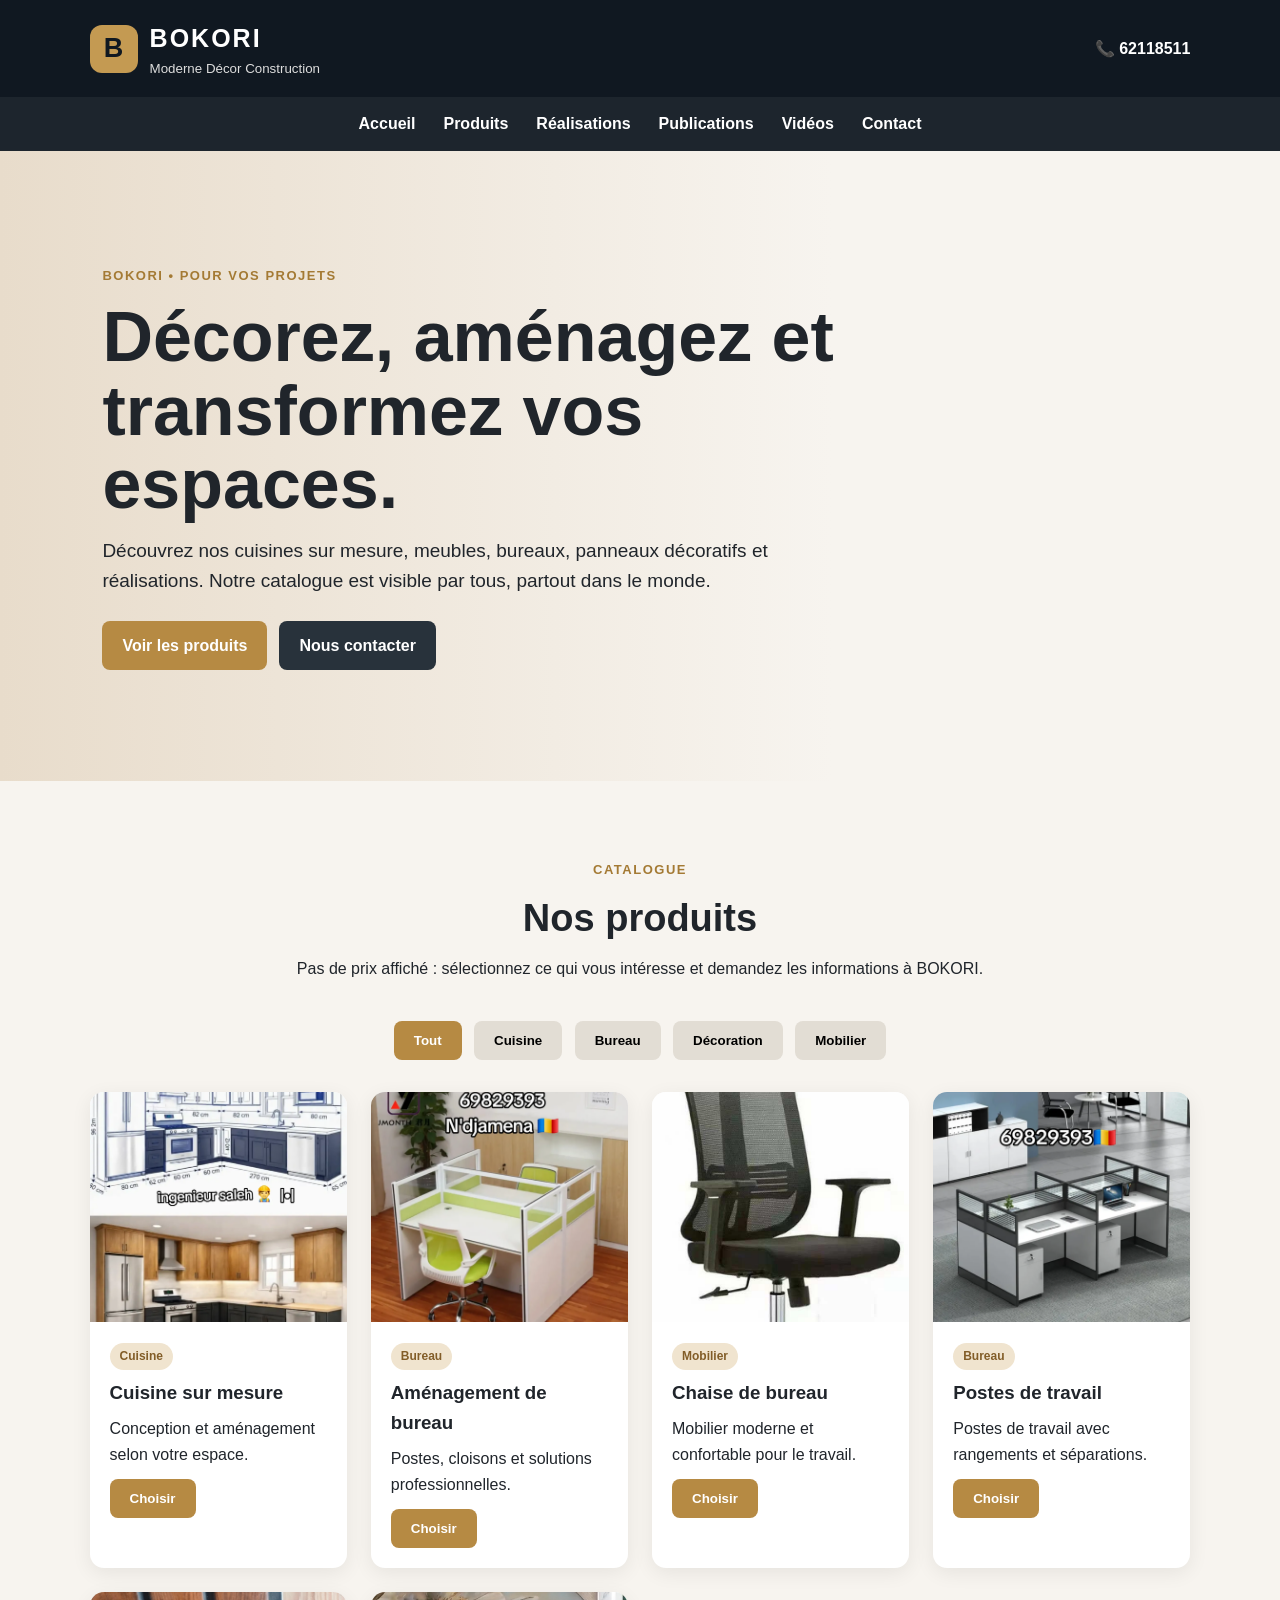
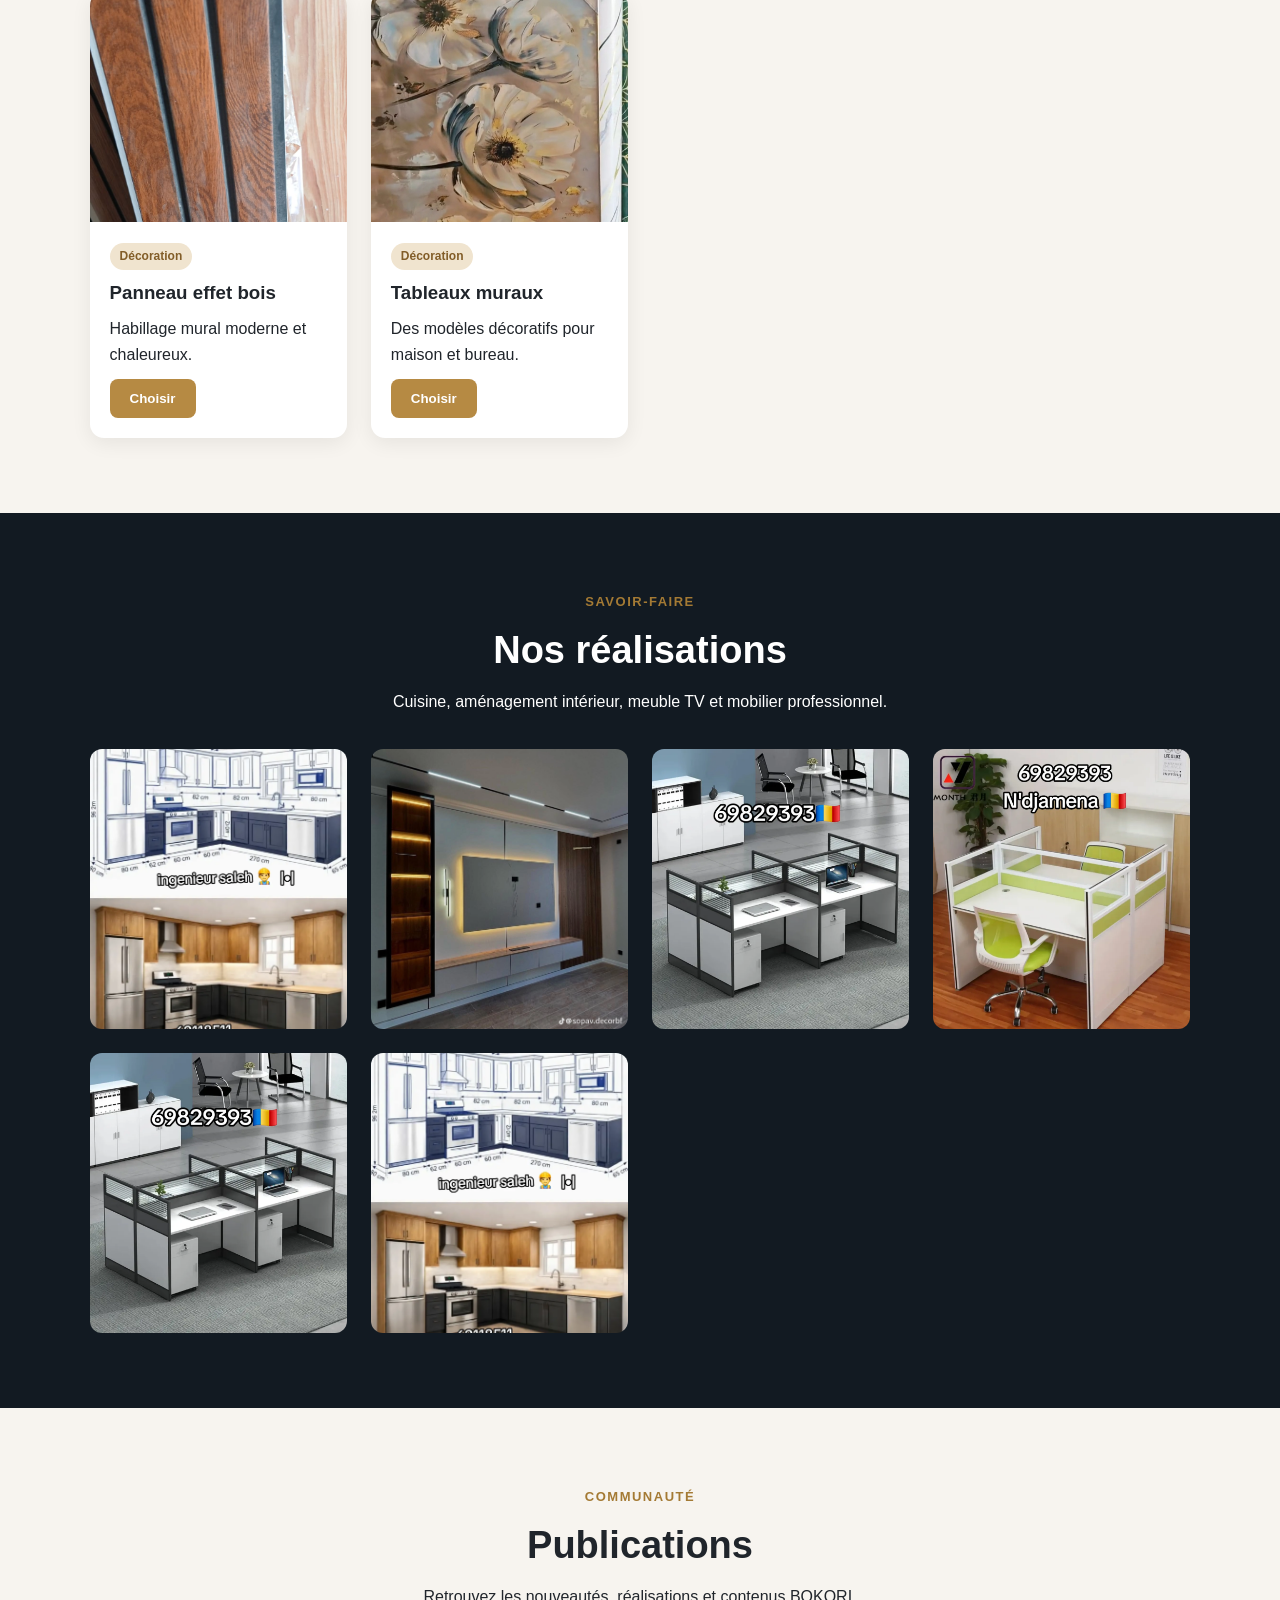
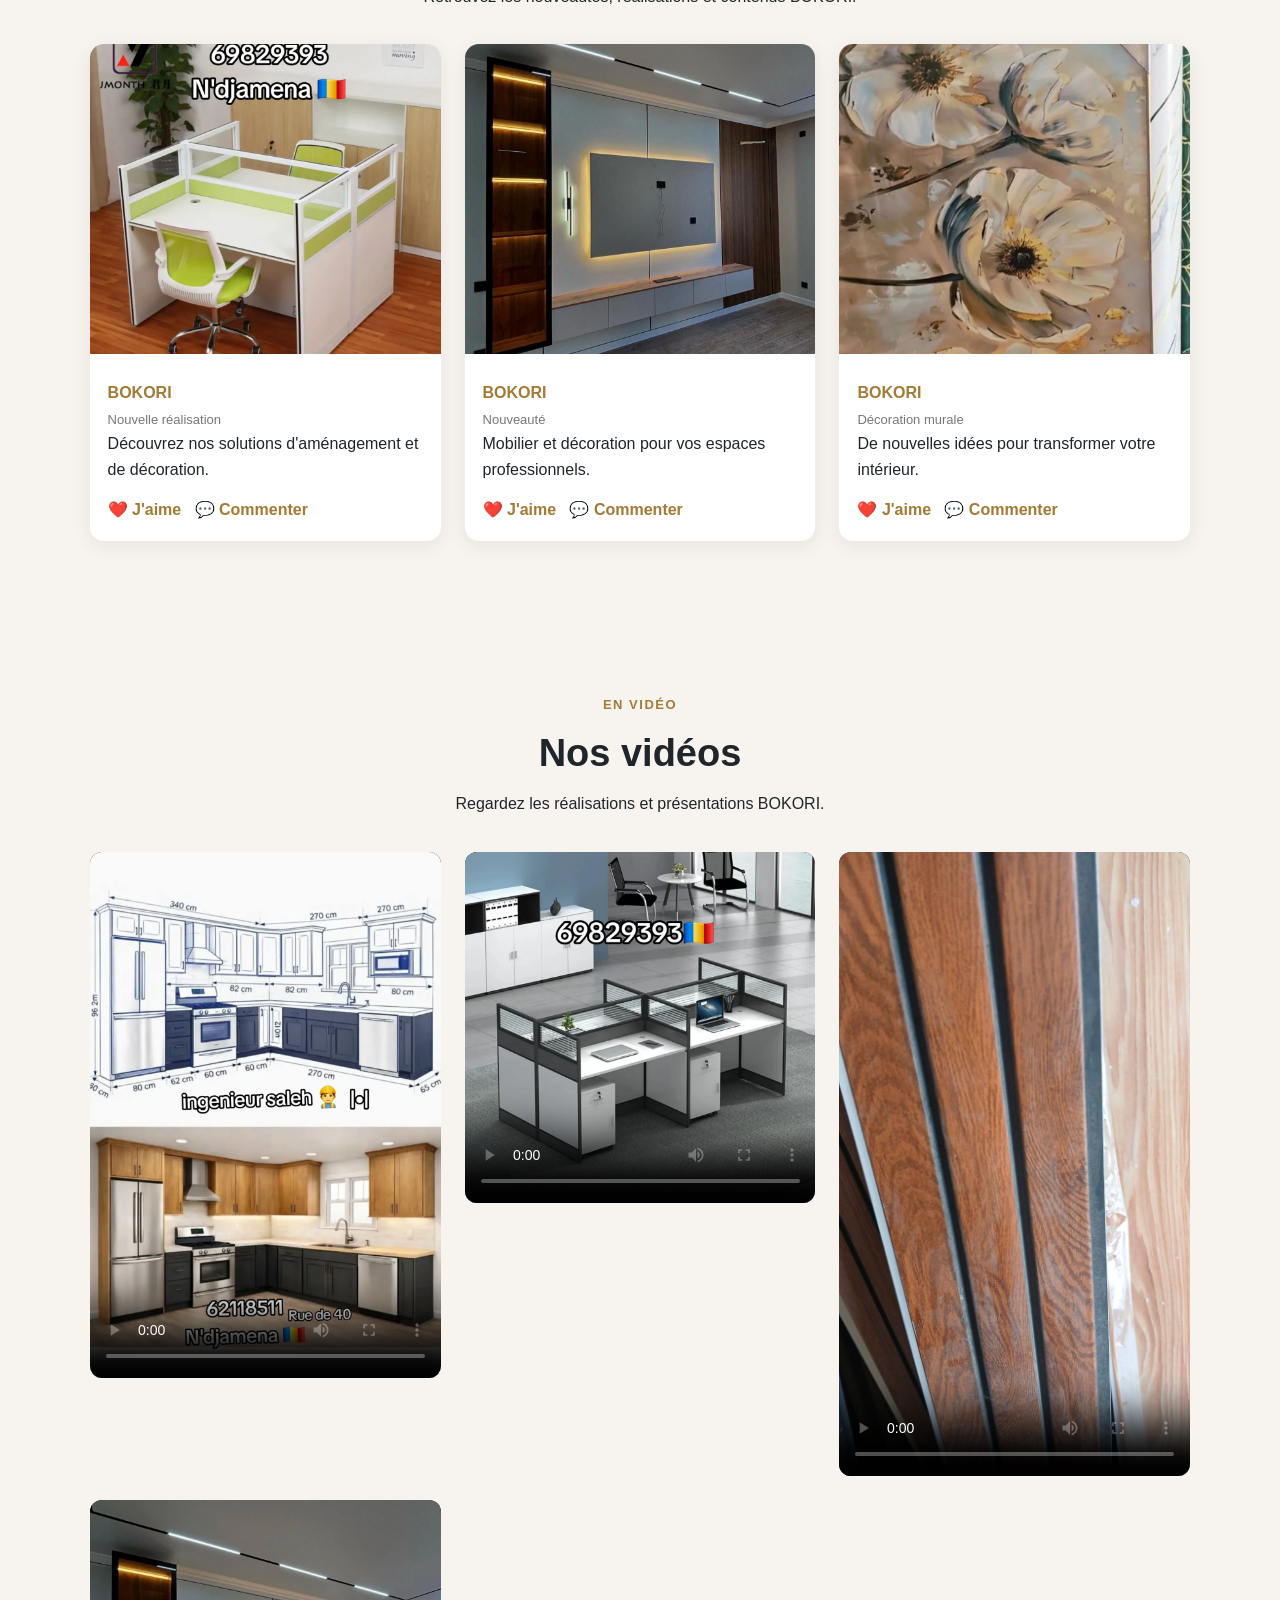
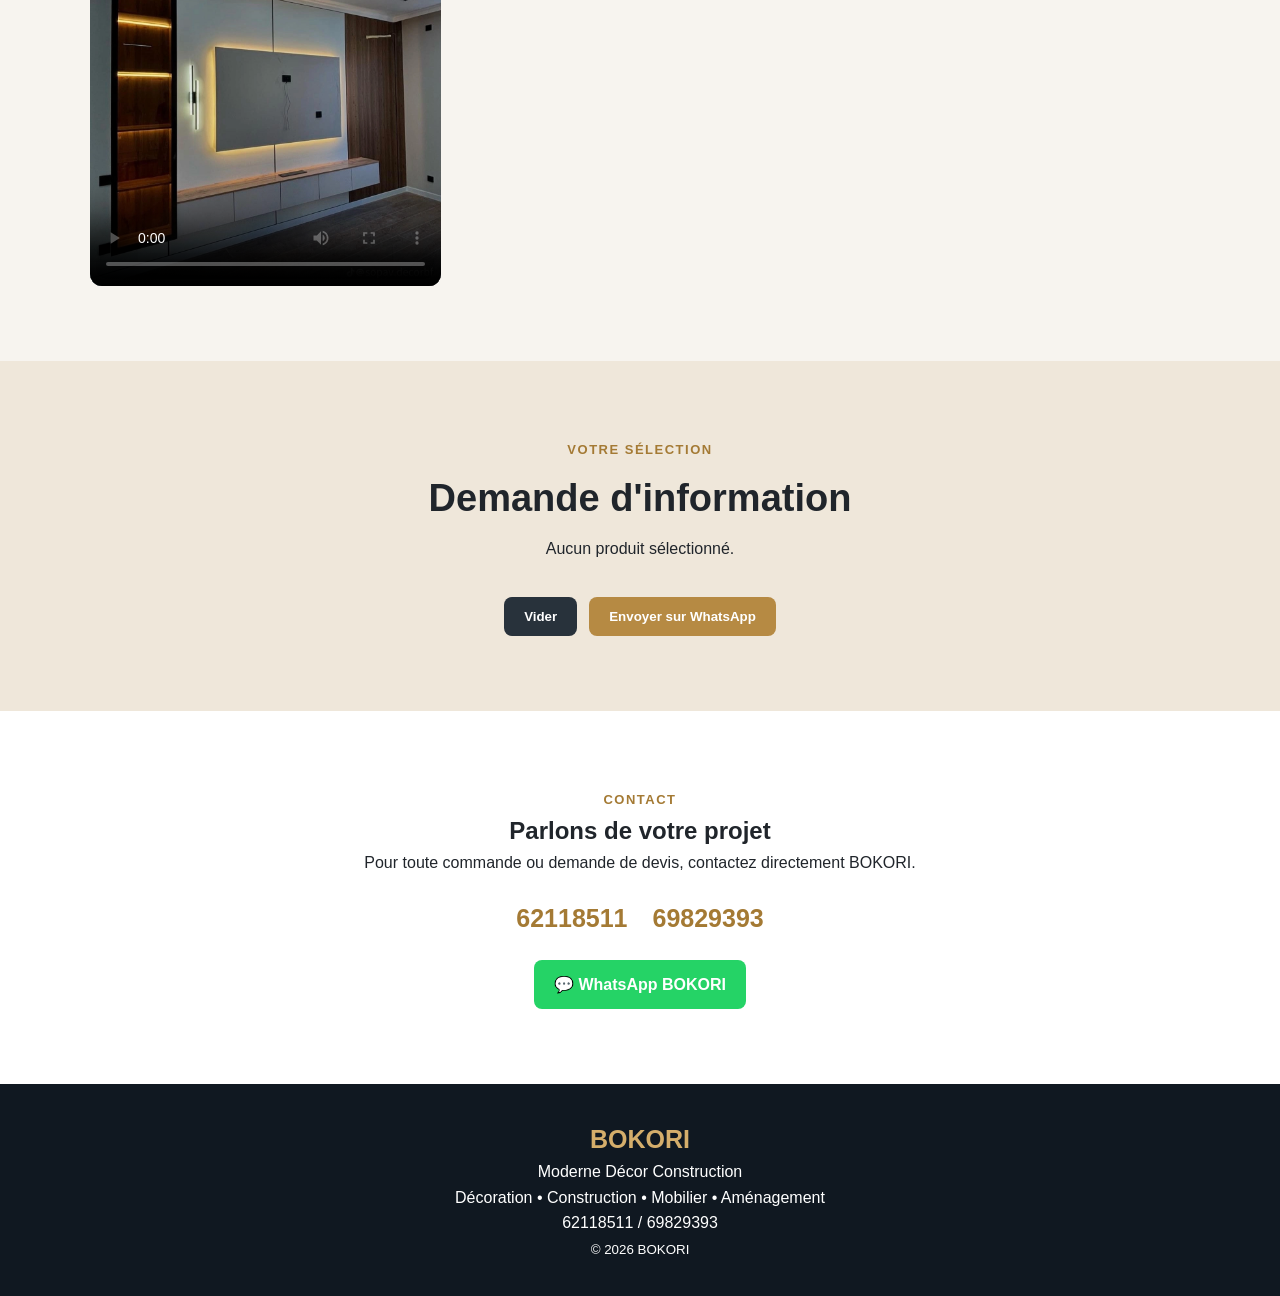
<file: index.html>
<!doctype html>
<html lang="fr">
<head>
  <meta charset="utf-8">
  <meta name="viewport" content="width=device-width,initial-scale=1">
  <meta name="description" content="BOKORI — Moderne Décor Construction. Découvrez nos solutions de décoration, carrelage, papier peint, mobilier, cuisines sur mesure et aménagements pour vos projets.">
  <title>BOKORI — Décoration, Carrelage, Papier peint & Mobilier</title>
  <link rel="stylesheet" href="style.css">
</head>

<body>

<header class="top">
  <div class="brand">
    <span class="logo">B</span>
    <div>
      <b>BOKORI</b>
      <small>Moderne Décor Construction</small>
    </div>
  </div>

  <a class="phone" href="tel:+23562118511">📞 62118511</a>
</header>

<nav>
  <a href="#accueil">Accueil</a>
  <a href="#produits">Produits</a>
  <a href="#realisations">Réalisations</a>
  <a href="#publications">Publications</a>
  <a href="#videos">Vidéos</a>
  <a href="#contact">Contact</a>
</nav>

<main>

<!-- ACCUEIL -->
<section id="accueil" class="hero">
  <div>
    <span class="eyebrow">BOKORI • POUR VOS PROJETS</span>

    <h1>Décorez, aménagez et transformez vos espaces.</h1>

    <p>
      Découvrez nos cuisines sur mesure, meubles, bureaux,
      panneaux décoratifs et réalisations.
      Notre catalogue est visible par tous, partout dans le monde.
    </p>

    <div class="actions">
      <a class="btn" href="#produits">Voir les produits</a>
      <a class="btn secondary" href="#contact">Nous contacter</a>
    </div>
  </div>
</section>


<!-- PRODUITS -->
<section id="produits" class="section">

  <div class="head">
    <span class="eyebrow">Catalogue</span>
    <h2>Nos produits</h2>

    <p>
      Pas de prix affiché : sélectionnez ce qui vous intéresse
      et demandez les informations à BOKORI.
    </p>
  </div>

  <div class="filters">
    <button class="filter active" data-filter="all">Tout</button>
    <button class="filter" data-filter="cuisine">Cuisine</button>
    <button class="filter" data-filter="bureau">Bureau</button>
    <button class="filter" data-filter="decoration">Décoration</button>
    <button class="filter" data-filter="mobilier">Mobilier</button>
  </div>

  <div class="grid products">

    <article class="card product" data-category="cuisine">
      <img src="cuisine-sur-mesure.webp" alt="Cuisine sur mesure BOKORI">
      <div>
        <span class="tag">Cuisine</span>
        <h3>Cuisine sur mesure</h3>
        <p>Conception et aménagement selon votre espace.</p>
        <button class="select" data-product="Cuisine sur mesure">
          Choisir
        </button>
      </div>
    </article>

    <article class="card product" data-category="bureau">
      <img src="amenagement-bureau-1.webp" alt="Aménagement de bureau BOKORI">
      <div>
        <span class="tag">Bureau</span>
        <h3>Aménagement de bureau</h3>
        <p>Postes, cloisons et solutions professionnelles.</p>
        <button class="select" data-product="Aménagement de bureau">
          Choisir
        </button>
      </div>
    </article>

    <article class="card product" data-category="mobilier">
      <img src="chaise-bureau.webp" alt="Chaise de bureau">
      <div>
        <span class="tag">Mobilier</span>
        <h3>Chaise de bureau</h3>
        <p>Mobilier moderne et confortable pour le travail.</p>
        <button class="select" data-product="Chaise de bureau">
          Choisir
        </button>
      </div>
    </article>

    <article class="card product" data-category="bureau">
      <img src="postes-bureau.webp" alt="Postes de travail">
      <div>
        <span class="tag">Bureau</span>
        <h3>Postes de travail</h3>
        <p>Postes de travail avec rangements et séparations.</p>
        <button class="select" data-product="Postes de travail">
          Choisir
        </button>
      </div>
    </article>

    <article class="card product" data-category="decoration">
      <img src="panneau-effet-bois.jpg" alt="Panneau effet bois">
      <div>
        <span class="tag">Décoration</span>
        <h3>Panneau effet bois</h3>
        <p>Habillage mural moderne et chaleureux.</p>
        <button class="select" data-product="Panneau effet bois">
          Choisir
        </button>
      </div>
    </article>

    <article class="card product" data-category="decoration">
      <img src="tableau-floral.jpg" alt="Tableau mural décoratif">
      <div>
        <span class="tag">Décoration</span>
        <h3>Tableaux muraux</h3>
        <p>Des modèles décoratifs pour maison et bureau.</p>
        <button class="select" data-product="Tableau mural décoratif">
          Choisir
        </button>
      </div>
    </article>

  </div>
</section>


<!-- REALISATIONS -->
<section id="realisations" class="section dark">

  <div class="head">
    <span class="eyebrow">Savoir-faire</span>
    <h2>Nos réalisations</h2>

    <p>
      Cuisine, aménagement intérieur, meuble TV et mobilier professionnel.
    </p>
  </div>

  <div class="grid gallery">

    <img src="cuisine-sur-mesure.webp" alt="Cuisine BOKORI">

    <img src="meuble-tv-decoration.webp" alt="Meuble TV BOKORI">

    <img src="postes-bureau.webp" alt="Postes de travail">

    <img src="amenagement-bureau-1.webp" alt="Bureau aménagé">

    <img src="f59cd3b7-bb19-4e77-badc-a67a53def463.webp"
         alt="Réalisation BOKORI">

    <img src="030c07e8-54c8-4c13-9131-cd439e6775ce.webp"
         alt="Décoration intérieure">

  </div>
</section>


<!-- PUBLICATIONS -->
<section id="publications" class="section">

  <div class="head">
    <span class="eyebrow">Communauté</span>
    <h2>Publications</h2>

    <p>
      Retrouvez les nouveautés, réalisations et contenus BOKORI.
    </p>
  </div>

  <div class="post-grid">

    <article class="post">
      <img src="6f8dbe48-29e1-4248-a718-792f1909cabd.webp"
           alt="Publication BOKORI">

      <div class="post-body">
        <b>BOKORI</b>
        <span>Nouvelle réalisation</span>

        <p>
          Découvrez nos solutions d'aménagement et de décoration.
        </p>

        <div class="post-actions">
          ❤️ J'aime &nbsp; 💬 Commenter
        </div>
      </div>
    </article>


    <article class="post">
      <img src="654393f5-5027-486c-ab9b-bd5d5d2e3255.webp"
           alt="Nouveauté BOKORI">

      <div class="post-body">
        <b>BOKORI</b>
        <span>Nouveauté</span>

        <p>
          Mobilier et décoration pour vos espaces professionnels.
        </p>

        <div class="post-actions">
          ❤️ J'aime &nbsp; 💬 Commenter
        </div>
      </div>
    </article>


    <article class="post">
      <img src="fe58b855-987c-455d-8a44-0d44defc6ef5.jpg"
           alt="Décoration murale BOKORI">

      <div class="post-body">
        <b>BOKORI</b>
        <span>Décoration murale</span>

        <p>
          De nouvelles idées pour transformer votre intérieur.
        </p>

        <div class="post-actions">
          ❤️ J'aime &nbsp; 💬 Commenter
        </div>
      </div>
    </article>

  </div>
</section>


<!-- VIDEOS -->
<section id="videos" class="section videos">

  <div class="head">
    <span class="eyebrow">En vidéo</span>
    <h2>Nos vidéos</h2>

    <p>
      Regardez les réalisations et présentations BOKORI.
    </p>
  </div>

  <div class="grid video-grid">

    <video controls preload="metadata"
           poster="cuisine-sur-mesure.webp">
      <source src="cuisine-realisation.mp4" type="video/mp4">
    </video>


    <video controls preload="metadata"
           poster="postes-bureau.webp">
      <source src="mobilier-bureau.mp4" type="video/mp4">
    </video>


    <video controls preload="metadata"
           poster="panneau-effet-bois.jpg">
      <source src="panneaux-effet-bois.mp4" type="video/mp4">
    </video>


    <video controls preload="metadata"
           poster="meuble-tv-decoration.webp">
      <source src="amenagement-interieur.mp4" type="video/mp4">
    </video>

  </div>
</section>


<!-- DEMANDE -->
<section id="demande" class="section request">

  <div class="head">
    <span class="eyebrow">Votre sélection</span>
    <h2>Demande d'information</h2>

    <p id="empty">
      Aucun produit sélectionné.
    </p>
  </div>

  <div id="selection"></div>

  <div class="actions">
    <button id="clear" class="btn secondary">
      Vider
    </button>

    <button id="send" class="btn">
      Envoyer sur WhatsApp
    </button>
  </div>

</section>


<!-- CONTACT -->
<section id="contact" class="section contact">

  <div>

    <span class="eyebrow">Contact</span>

    <h2>Parlons de votre projet</h2>

    <p>
      Pour toute commande ou demande de devis,
      contactez directement BOKORI.
    </p>

    <div class="numbers">
      <a href="tel:+23562118511">62118511</a>
      <a href="tel:+23569829393">69829393</a>
    </div>

    <a class="btn whatsapp"
       href="https://wa.me/23562118511"
       target="_blank">
      💬 WhatsApp BOKORI
    </a>

  </div>

</section>

</main>


<!-- PIED DE PAGE -->
<footer>

  <b>BOKORI</b>

  <p>Moderne Décor Construction</p>

  <p>
    Décoration • Construction • Mobilier • Aménagement
  </p>

  <p>
    62118511 / 69829393
  </p>

  <small>
    © 2026 BOKORI
  </small>

</footer>


<script src="script.js"></script>

</body>
</html>
</file>
<file: style.css>
*{box-sizing:border-box;margin:0;padding:0}html{scroll-behavior:smooth}body{font-family:Arial,Helvetica,sans-serif;background:#f7f4ef;color:#20252b;line-height:1.6}.top{background:#101821;color:#fff;padding:18px 7%;display:flex;align-items:center;justify-content:space-between;gap:20px}.brand{display:flex;align-items:center;gap:12px}.logo{width:48px;height:48px;border-radius:12px;display:grid;place-items:center;background:#c49a52;color:#101821;font-size:27px;font-weight:900}.brand b{font-size:25px;letter-spacing:2px}.brand small{display:block;color:#ddd}.phone{color:#fff;text-decoration:none;font-weight:700}nav{position:sticky;top:0;z-index:10;background:#1d252d;padding:14px 5%;display:flex;justify-content:center;gap:28px;flex-wrap:wrap}nav a{color:#fff;text-decoration:none;font-weight:700}nav a:hover{color:#d5ae6b}.hero{min-height:70vh;padding:90px 8%;display:flex;align-items:center;background:linear-gradient(90deg,#e8dccb 0%,#f7f4ef 65%)}.hero>div{max-width:760px}.eyebrow{color:#a47a34;font-weight:800;letter-spacing:1.5px;text-transform:uppercase;font-size:13px}.hero h1{font-size:clamp(40px,6vw,70px);line-height:1.05;margin:14px 0}.hero p{font-size:19px;max-width:700px}.actions{display:flex;gap:12px;flex-wrap:wrap;margin-top:24px}.btn,.select,.filter{border:0;border-radius:8px;padding:12px 20px;font-weight:800;cursor:pointer}.btn{background:#b68a43;color:#fff;text-decoration:none;display:inline-block}.btn:hover,.select:hover{background:#946d31}.secondary{background:#28323b}.section{padding:75px 7%}.head{text-align:center;max-width:800px;margin:0 auto 35px}.head h2{font-size:38px;margin:6px 0 8px}.filters{text-align:center;margin-bottom:28px}.filter{background:#e2ddd4;margin:4px}.filter.active{background:#b68a43;color:#fff}.grid{display:grid;gap:24px}.products{grid-template-columns:repeat(auto-fit,minmax(250px,1fr))}.card{background:#fff;border-radius:14px;overflow:hidden;box-shadow:0 5px 20px #00000012}.card img{width:100%;height:230px;object-fit:cover;display:block}.card>div{padding:20px}.tag{display:inline-block;background:#f0e4cf;color:#825d28;border-radius:20px;padding:4px 10px;font-size:12px;font-weight:800}.card h3{margin:8px 0}.select{background:#b68a43;color:#fff;margin-top:12px}.dark{background:#121a22;color:#fff}.dark .head h2{color:#fff}.gallery{grid-template-columns:repeat(auto-fit,minmax(220px,1fr))}.gallery img{width:100%;height:280px;object-fit:cover;border-radius:12px}.post-grid{display:grid;grid-template-columns:repeat(auto-fit,minmax(270px,1fr));gap:24px}.post{background:#fff;border-radius:14px;overflow:hidden;box-shadow:0 5px 20px #00000012}.post img{width:100%;height:310px;object-fit:cover}.post-body{padding:18px}.post-body b{display:block;color:#a47a34}.post-body span{color:#777;font-size:13px}.post-actions{margin-top:15px;color:#a47a34;font-weight:700}.video-grid{grid-template-columns:repeat(auto-fit,minmax(280px,1fr))}.video-grid video{width:100%;border-radius:12px;background:#111}.request{background:#efe7da}.request #selection{max-width:800px;margin:auto}.selected{background:#fff;border-radius:9px;padding:13px 16px;margin:8px 0;display:flex;justify-content:space-between}.request .actions{justify-content:center}.contact{background:#fff;text-align:center}.contact>div{max-width:700px;margin:auto}.numbers{display:flex;justify-content:center;gap:25px;margin:22px 0}.numbers a{font-size:25px;color:#a47a34;font-weight:900;text-decoration:none}.whatsapp{background:#25d366}.whatsapp:hover{background:#1da851}.hidden{display:none!important}footer{background:#101821;color:#fff;text-align:center;padding:35px 20px}footer>b{color:#d5ae6b;font-size:25px}@media(max-width:650px){.top{padding:15px}.phone{display:none}nav{gap:12px;font-size:14px}.hero{padding:65px 6%;min-height:65vh}.section{padding:55px 5%}.hero h1{font-size:43px}.numbers{flex-direction:column;gap:5px}.gallery img{height:240px}}
</file>
